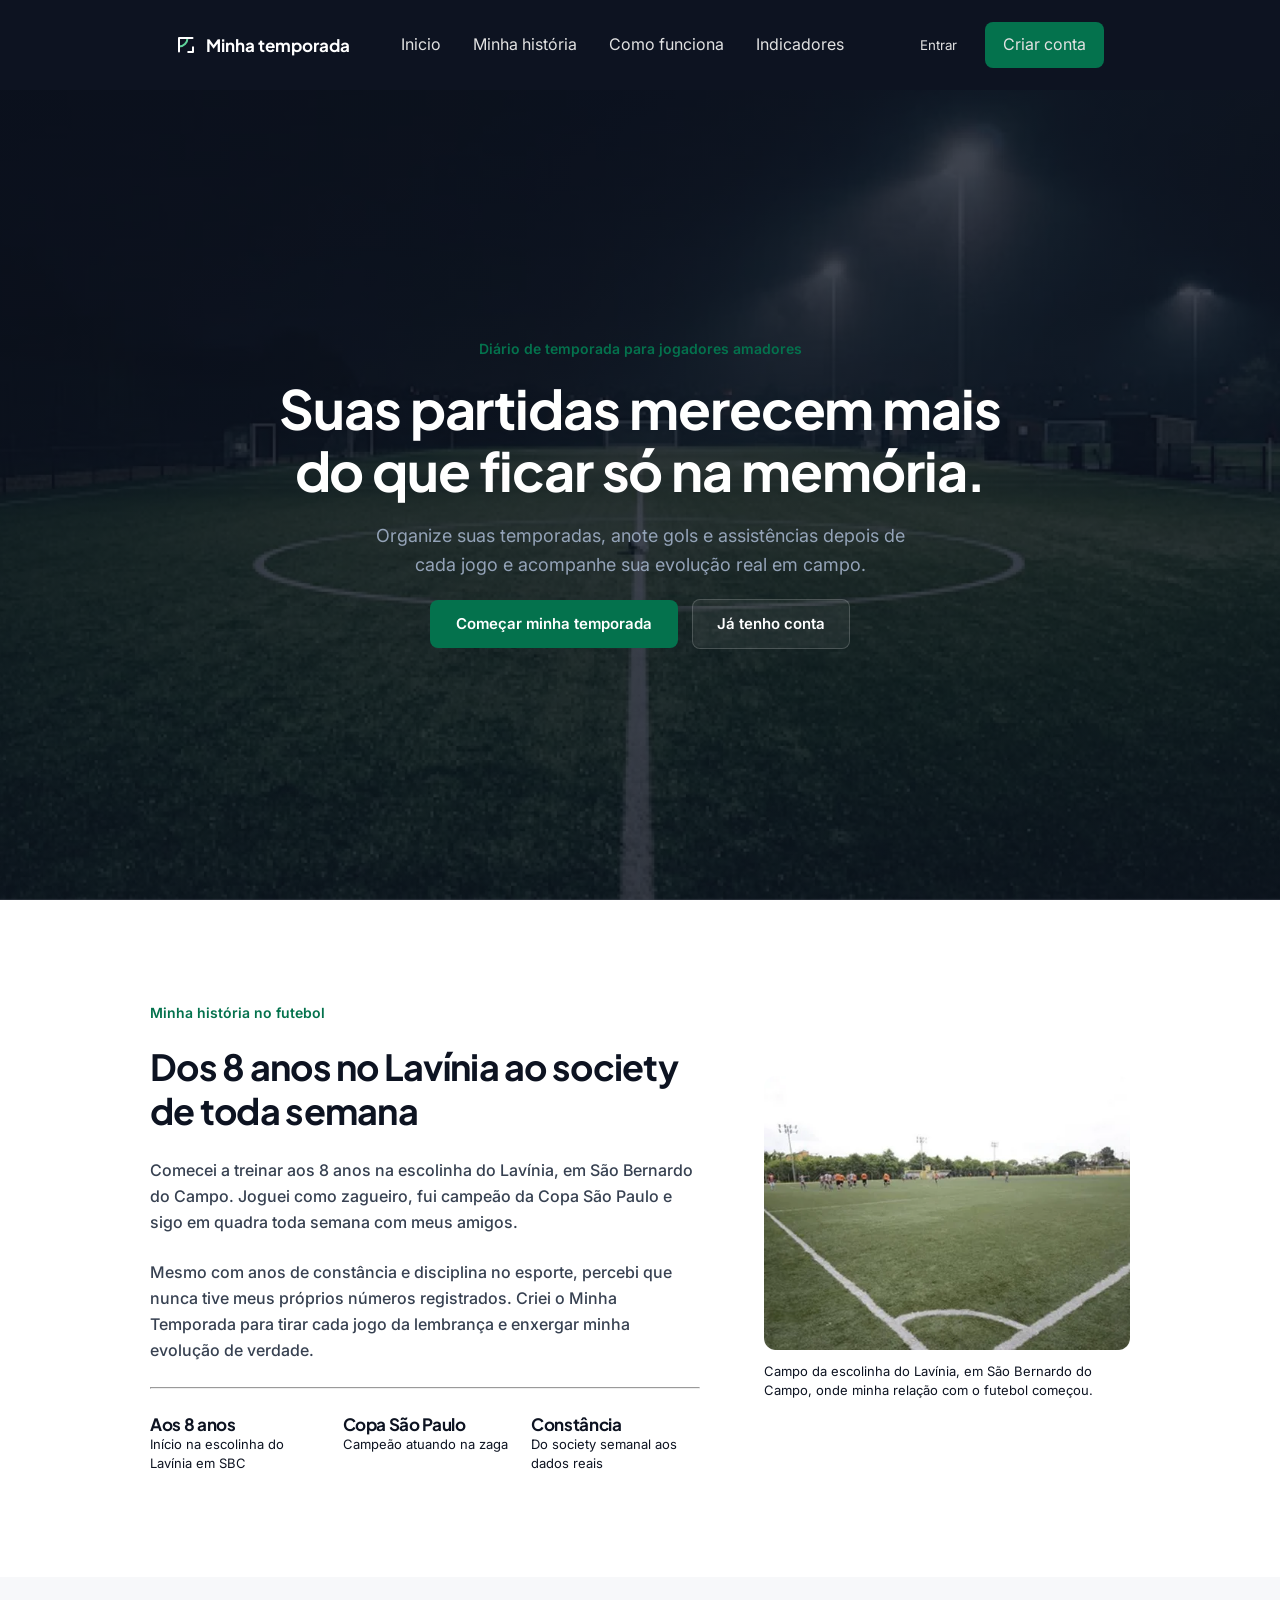
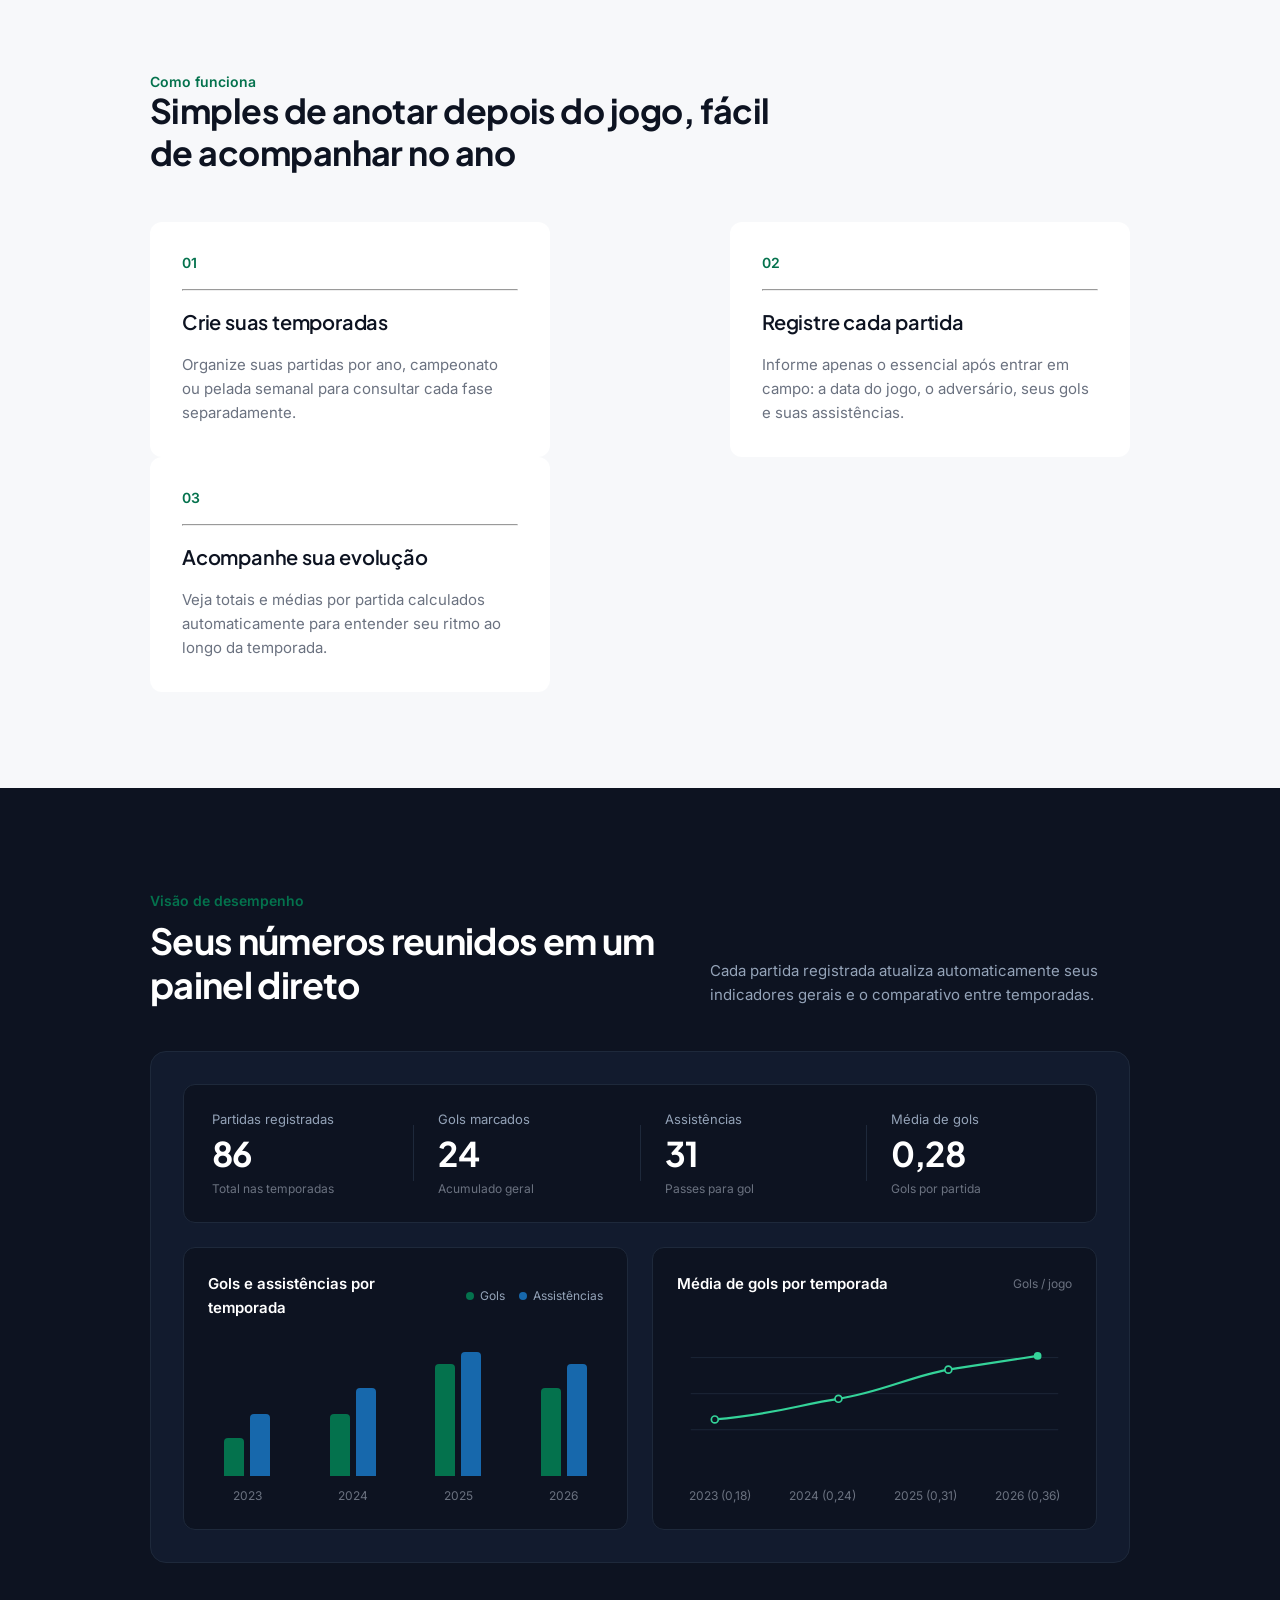
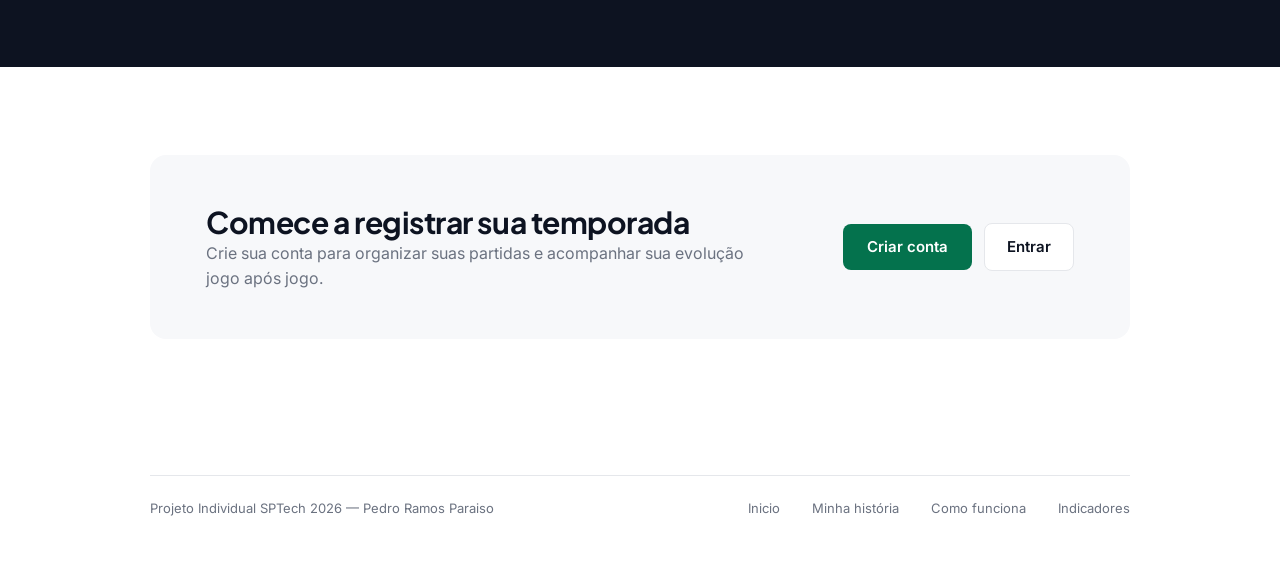
<file: public/index.html>
<!doctype html>
<html lang="pt-br">
  <head>
    <meta charset="UTF-8" />
    <meta name="viewport" content="width=device-width, initial-scale=1.0" />
    <link rel="stylesheet" href="./css/global.css" />
    <link rel="stylesheet" href="./css/components/navbar.css" />
    <link rel="stylesheet" href="./css/hero.css" />
    <link rel="stylesheet" href="./css/minha-historia.css" />
    <link rel="stylesheet" href="./css/como-funciona.css" />
    <link rel="stylesheet" href="./css/previa.css" />
    <link rel="stylesheet" href="./css/chamada-final.css" />
    <link rel="stylesheet" href="./css/footer.css" />
    <link rel="icon" type="image/svg+xml" href="./assets/favicon.svg" />
    <script src="./js/page/carrossel.js" defer></script>
    <title>Minha Temporada</title>
  </head>
  <body>
    <header class="navbar-container">
      <a href="#inicio" class="logo">
        <svg class="logo-icone" viewBox="0 0 20 20" fill="none" xmlns="http://www.w3.org/2000/svg" aria-hidden="true">
          <path d="M11.5 3A8.5 8.5 0 0 1 3 11.5" stroke="#5ED39B" stroke-width="2" stroke-linecap="round"/>
          <path d="M3 16.5V3H16.5" stroke="currentColor" stroke-width="2" stroke-linecap="round" stroke-linejoin="round"/>
          <path d="M17 12.2V17H12.2" stroke="currentColor" stroke-width="2" stroke-linecap="round" stroke-linejoin="round"/>
        </svg>
        <span>Minha temporada</span>
      </a>
      <nav class="navbar-container-link">
        <ul>
          <ol>
            <a href="#inicio"> Inicio </a>
          </ol>
          <ol>
            <a href="#historia"> Minha história </a>
          </ol>
          <ol>
            <a href="#como-funciona"> Como funciona </a>
          </ol>
          <ol>
            <a href="#previa"> Indicadores </a>
          </ol>
        </ul>
      </nav>
      <div>
        <a href="./pages/login.html">
          <button class="btn-entrar">Entrar</button>
        </a>
        <a href="./pages/cadastro.html" class="btn-criar">Criar conta</a>
      </div>
    </header>
    <main>
      <section id="inicio" class="section-hero">
        <span class="kicker">Diário de temporada para jogadores amadores</span>
        <h1 class="hero-titulo">
          Suas partidas merecem mais do que ficar só na memória.
        </h1>
        <p class="hero-subtitulo">
          Organize suas temporadas, anote gols e assistências depois de cada
          jogo e acompanhe sua evolução real em campo.
        </p>

        <div class="hero-container">
          <a href="./pages/cadastro.html" class="btn-comecar-temporada"
            >Começar minha temporada</a
          >
          <a href="./pages/login.html" class="btn-tenho-conta"
            >Já tenho conta</a
          >
        </div>
      </section>
      <section id="historia" class="section-historia">
        <article class="historia-narrativa">
          <span class="kicker">Minha história no futebol</span>
          <h2 class="narrativa-titulo">
            Dos 8 anos no Lavínia ao society de toda semana
          </h2>
          <p class="narrativa-descricao">
            Comecei a treinar aos 8 anos na escolinha do Lavínia, em São
            Bernardo do Campo. Joguei como zagueiro, fui campeão da Copa São
            Paulo e sigo em quadra toda semana com meus amigos.
          </p>
          <p class="narrativa-descricao">
            Mesmo com anos de constância e disciplina no esporte, percebi que
            nunca tive meus próprios números registrados. Criei o Minha
            Temporada para tirar cada jogo da lembrança e enxergar minha
            evolução de verdade.
          </p>

          <hr />
          <div class="container-trajetoria">
            <div class="card-trajetoria">
              <h3 class="trajetoria-titulo">Aos 8 anos</h3>
              <p class="trajetoria-descricao">
                Início na escolinha do Lavínia em SBC
              </p>
            </div>
            <div class="card-trajetoria">
              <h3 class="trajetoria-titulo">Copa São Paulo</h3>
              <p class="trajetoria-descricao">Campeão atuando na zaga</p>
            </div>
            <div class="card-trajetoria">
              <h3 class="trajetoria-titulo">Constância</h3>
              <p class="trajetoria-descricao">
                Do society semanal aos dados reais
              </p>
            </div>
          </div>
        </article>

        <article class="container-foto">
          <img class="img-carrossel" id="carrossel-img" />
          <p id="legenda" class="trajetoria-descricao legenda"></p>
        </article>
      </section>

      <section id="como-funciona" class="section-como-funciona">
        <div class="como-funciona-container-titulo">
          <span class="kicker">Como funciona</span>
          <h4 class="como-funciona-titulo">
            Simples de anotar depois do jogo, fácil de acompanhar no ano
          </h4>
        </div>

        <div class="como-funciona-container-card">
          <article class="como-funciona-card">
            <span class="kicker">01</span>
            <hr />
            <h4 class="card-titulo">Crie suas temporadas</h4>
            <p class="card-descricao">
              Organize suas partidas por ano, campeonato ou pelada semanal para
              consultar cada fase separadamente.
            </p>
          </article>

          <article class="como-funciona-card">
            <span class="kicker">02</span>
            <hr />
            <h4 class="card-titulo">Registre cada partida</h4>
            <p class="card-descricao">
              Informe apenas o essencial após entrar em campo: a data do jogo, o
              adversário, seus gols e suas assistências.
            </p>
          </article>

          <article class="como-funciona-card">
            <span class="kicker">03</span>
            <hr />
            <h4 class="card-titulo">Acompanhe sua evolução</h4>
            <p class="card-descricao">
              Veja totais e médias por partida calculados automaticamente para
              entender seu ritmo ao longo da temporada.
            </p>
          </article>
        </div>
      </section>

      <section id="previa" class="section-previa">
        <div class="previa-header">
          <div class="previa-container-titulo">
            <span class="kicker">Visão de desempenho</span>
            <h5 class="previa-titulo">
              Seus números reunidos em um painel direto
            </h5>
          </div>
          <p>
            Cada partida registrada atualiza automaticamente seus indicadores
            gerais e o comparativo entre temporadas.
          </p>
        </div>

        <div class="previa-painel">
          <div class="previa-kpis">
            <div class="kpi-item">
              <span class="kpi-rotulo">Partidas registradas</span>
              <strong class="kpi-valor">86</strong>
              <span class="kpi-apoio">Total nas temporadas</span>
            </div>

            <div class="kpi-divisor"></div>

            <div class="kpi-item">
              <span class="kpi-rotulo">Gols marcados</span>
              <strong class="kpi-valor">24</strong>
              <span class="kpi-apoio">Acumulado geral</span>
            </div>

            <div class="kpi-divisor"></div>

            <div class="kpi-item">
              <span class="kpi-rotulo">Assistências</span>
              <strong class="kpi-valor">31</strong>
              <span class="kpi-apoio">Passes para gol</span>
            </div>

            <div class="kpi-divisor"></div>

            <div class="kpi-item">
              <span class="kpi-rotulo">Média de gols</span>
              <strong class="kpi-valor">0,28</strong>
              <span class="kpi-apoio">Gols por partida</span>
            </div>
          </div>

          <div class="previa-graficos">
            <div class="grafico-card">
              <div class="grafico-topo">
                <h3 class="grafico-titulo">
                  Gols e assistências por temporada
                </h3>
                <div class="grafico-legenda">
                  <span class="legenda-item">
                    <span class="bolinha bolinha-gols"></span> Gols
                  </span>
                  <span class="legenda-item">
                    <span class="bolinha bolinha-assist"></span> Assistências
                  </span>
                </div>
              </div>

              <div class="barras-area">
                <div class="barra-grupo">
                  <div class="barra-par">
                    <div class="barra barra-gols" style="height: 38px"></div>
                    <div class="barra barra-assist" style="height: 62px"></div>
                  </div>
                  <span class="grafico-ano">2023</span>
                </div>

                <div class="barra-grupo">
                  <div class="barra-par">
                    <div class="barra barra-gols" style="height: 62px"></div>
                    <div class="barra barra-assist" style="height: 88px"></div>
                  </div>
                  <span class="grafico-ano">2024</span>
                </div>

                <div class="barra-grupo">
                  <div class="barra-par">
                    <div class="barra barra-gols" style="height: 112px"></div>
                    <div class="barra barra-assist" style="height: 124px"></div>
                  </div>
                  <span class="grafico-ano">2025</span>
                </div>

                <div class="barra-grupo">
                  <div class="barra-par">
                    <div class="barra barra-gols" style="height: 88px"></div>
                    <div class="barra barra-assist" style="height: 112px"></div>
                  </div>
                  <span class="grafico-ano">2026</span>
                </div>
              </div>
            </div>

            <div class="grafico-card">
              <div class="grafico-topo">
                <h3 class="grafico-titulo">Média de gols por temporada</h3>
                <span class="grafico-unidade">Gols / jogo</span>
              </div>

              <svg
                class="curva-media"
                viewBox="0 0 460 126"
                fill="none"
                xmlns="http://www.w3.org/2000/svg"
              >
                <line
                  x1="16"
                  y1="24"
                  x2="444"
                  y2="24"
                  stroke="#1E293B"
                  stroke-width="1"
                />
                <line
                  x1="16"
                  y1="66"
                  x2="444"
                  y2="66"
                  stroke="#1E293B"
                  stroke-width="1"
                />
                <line
                  x1="16"
                  y1="108"
                  x2="444"
                  y2="108"
                  stroke="#1E293B"
                  stroke-width="1"
                />
                <path
                  d="M44 96 C115 90, 145 78, 188 72 C235 65, 275 45, 316 38 C355 32, 395 26, 420 22"
                  stroke="#34D399"
                  stroke-width="2.5"
                  stroke-linecap="round"
                />
                <circle
                  cx="44"
                  cy="96"
                  r="4"
                  fill="#0D1321"
                  stroke="#34D399"
                  stroke-width="2"
                />
                <circle
                  cx="188"
                  cy="72"
                  r="4"
                  fill="#0D1321"
                  stroke="#34D399"
                  stroke-width="2"
                />
                <circle
                  cx="316"
                  cy="38"
                  r="4"
                  fill="#0D1321"
                  stroke="#34D399"
                  stroke-width="2"
                />
                <circle cx="420" cy="22" r="4.5" fill="#34D399" />
              </svg>

              <div class="eixo-medias">
                <span>2023 (0,18)</span>
                <span>2024 (0,24)</span>
                <span>2025 (0,31)</span>
                <span>2026 (0,36)</span>
              </div>
            </div>
          </div>
        </div>
      </section>

      <section id="chamada-final" class="section-chamada-final">
        <div class="chamada-final-card">
          <div class="container-texto">
            <h6 class="chamada-final-titulo">
              Comece a registrar sua temporada
            </h6>
            <p class="chamada-final-descricao">
              Crie sua conta para organizar suas partidas e acompanhar sua
              evolução jogo após jogo.
            </p>
          </div>

          <div class="container-btn">
            <a href="./pages/cadastro.html" class="btn-criar-chamada-final"
              >Criar conta</a
            >
            <a href="./pages/login.html" class="btn-entrar-chamada-final"
              >Entrar</a
            >
          </div>
        </div>
      </section>
    </main>
    <footer>
      <p>Projeto Individual SPTech 2026 — Pedro Ramos Paraiso</p>

      <nav class="navbar-container-link">
        <ul>
          <ol>
            <a href="#inicio"> Inicio </a>
          </ol>
          <ol>
            <a href="#historia"> Minha história </a>
          </ol>
          <ol>
            <a href="#como-funciona"> Como funciona </a>
          </ol>
          <ol>
            <a href="#previa"> Indicadores </a>
          </ol>
        </ul>
      </nav>
    </footer>
  </body>
</html>
</file>
<file: public/css/global.css>
@import url("https://fonts.googleapis.com/css2?family=Inter:wght@400;500;600;700&family=Plus+Jakarta+Sans:wght@600;700&display=swap");

:root {
  --cor-ink-black: #0d1321;
  --cor-turf-green: #04724d;
  --cor-turf-green-hover: #035c3e;
  --cor-ocean-deep: #1768ac;
  --cor-ocean-deep-hover: #12538a;
  --cor-alabaster-grey: #e2e2e2;
  --cor-taupe-grey: #7a6563;

  --cor-branco: #ffffff;
  --cor-fundo-suave: #f7f8fa;
  --cor-painel-escuro: #121b2e;
  --cor-verde-claro: #5ed39b;

  --cor-texto-escuro: #374151;
  --cor-texto-apoio: #6b7280;
  --cor-texto-claro-apoio: #94a3b8;

  --cor-borda-clara: #e5e7eb;
  --cor-borda-escura: #1e293b;

  --cor-error: #b91c1c;
  --cor-error-hover: #991b1b;
  --cor-fundo-error: #fef2f2;
  --cor-borda-error: #fecaca;
  --cor-borda-alerta: #feea86;
  --cor-texto-alerta: #deba02;

  --transicao-padrao: 0.2s ease;

  --fonte-titulos: "Plus Jakarta Sans", sans-serif;
  --fonte-texto: "Inter", sans-serif;

  --fs-h1: 54px; /* Título Hero */
  --fs-h2: 36px; /* Títulos de seção */
  --fs-kpi: 34px; /* Números de destaque da Dashboard */
  --fs-h3: 30px; /* Título da Chamada Final (CTA) */
  --fs-h4: 20px; /* Títulos dos cards (Passos 01-03) */
  --fs-lead: 18px; /* Subtítulo do Hero */
  --fs-marca: 17px; /* Logotipo e marcos da trajetória */
  --fs-corpo: 16px; /* Parágrafos principais */
  --fs-card: 15px; /* Texto de cards, gráficos e botões principais */
  --fs-nav: 14px; /* Menu de navegação e numeração */
  --fs-kicker: 13px; /* Kickers de seção, legendas e rodapé */
  --fs-grafico: 12px; /* Sublegendas de KPI e eixos */

  --raio-botao: 8px;
  --raio-notificacao: 10px;
  --raio-card: 12px;
  --raio-painel: 16px;
}

* {
  margin: 0;
  padding: 0;
  box-sizing: border-box;
}

html {
  scroll-behavior: smooth;
}

body {
  font-family: var(--fonte-texto);
  font-size: var(--fs-corpo);
  line-height: 1.6;
  color: var(--cor-ink-black);
  background-color: var(--cor-branco);
  -webkit-font-smoothing: antialiased;
}

h1,
h2,
h3,
h4,
h5,
h6 {
  font-family: var(--fonte-titulos);
  font-weight: 700;
  letter-spacing: -0.02em;
}

a {
  text-decoration: none;
  color: inherit;
  cursor: pointer;
}

ul {
  list-style: none;
}

img {
  max-width: 100%;
  display: block;
}

button {
  font-family: var(--fonte-texto);
  cursor: pointer;
  border: none;
  transition:
    background-color var(--transicao-padrao),
    color var(--transicao-padrao),
    border-color var(--transicao-padrao),
    transform 0.15s ease,
    box-shadow var(--transicao-padrao);
}

button:active {
  transform: scale(0.98);
}

button:disabled {
  opacity: 0.75;
  cursor: not-allowed;
  transform: none;
}

.logo {
  display: inline-flex;
  align-items: center;
  gap: 10px;
  color: var(--cor-branco);
  font-family: var(--fonte-titulos);
  font-size: var(--fs-marca);
  font-style: normal;
  font-weight: 700;
  line-height: normal;
}

.logo-icone {
  width: 20px;
  height: 20px;
  flex-shrink: 0;
}

.btn-verde {
  border-radius: var(--raio-botao);
  background: var(--cor-turf-green);
  color: var(--cor-branco);
}

.btn-verde:hover {
  background: var(--cor-turf-green-hover);
  transform: translateY(-1px);
  box-shadow: 0 4px 12px rgba(4, 114, 77, 0.22);
}

.btn-verde:active {
  transform: translateY(0) scale(0.98);
}

.kicker {
  color: var(--cor-turf-green);
  font-size: var(--fs-nav);
  font-style: normal;
  font-weight: 600;
  line-height: normal;
}

hr {
  color: var(--cor-borda-clara);
}

.container-input {
  display: flex;
  flex-direction: column;
  gap: 12px;
}

.container-input label {
  color: var(--cor-ink-black);
  font-size: var(--fs-nav);
  font-style: normal;
  font-weight: 500;
  line-height: normal;
}

.input {
  border-radius: var(--raio-botao);
  border: 1px solid var(--cor-borda-clara);
  padding: 13px 14px;
  color: var(--cor-painel-escuro);
  outline: none;
  transition:
    border-color var(--transicao-padrao),
    box-shadow var(--transicao-padrao),
    background-color var(--transicao-padrao);
}

.input:hover {
  border-color: var(--cor-texto-claro-apoio);
}

.input:focus {
  border-color: var(--cor-turf-green);
  box-shadow: 0 0 0 3px rgba(4, 114, 77, 0.15);
}

.input-date {
  width: 45%;
}

.msgErro {
  display: none;
  color: var(--cor-error);
  font-size: var(--fs-kicker);
  padding-top: 5px;
  line-height: 1.4;
  text-align: left;
}

.erroGeral {
  display: none;
  background-color: var(--cor-fundo-error);
  border: 1px solid var(--cor-borda-error);
  color: var(--cor-error);
  font-size: var(--fs-kicker);
  padding: 10px 14px;
  border-radius: var(--raio-botao, 8px);
  line-height: 1.4;
  text-align: left;
}

/* https://cssloaders.github.io/#circle  */

.loading {
  width: 16px;
  height: 16px;
  border: 2px solid var(--cor-branco);
  border-bottom-color: transparent;
  border-radius: 50%;
  display: inline-block;
  vertical-align: middle;
  box-sizing: border-box;
  animation: rotation 0.8s linear infinite;
}

@keyframes rotation {
  0% {
    transform: rotate(0deg);
  }
  100% {
    transform: rotate(360deg);
  }
}
</file>
<file: public/css/components/navbar.css>
.navbar-container {
  position: sticky;
  top: 0;
  display: flex;
  flex-direction: row;
  justify-content: space-around;
  align-items: center;
  background-color: var(--cor-ink-black);
  color: var(--cor-alabaster-grey);
  padding: 22px 150px;
}

.navbar-container-link ul {
  display: flex;
  flex-direction: row;
  gap: 32px;
}

.navbar-container-link ul ol {
  cursor: pointer;
}

.btn-entrar {
  background-color: transparent;
  color: var(--cor-alabaster-grey);
  border-radius: var(--raio-botao);
  padding: 0 24px;
}

.btn-entrar:hover {
  color: var(--cor-branco);
}

.btn-criar {
  background-color: var(--cor-turf-green);
  color: var(--cor-alabaster-grey);
  padding: 10px 18px;
  border-radius: var(--raio-botao);
  display: inline-block;
  transition:
    background-color var(--transicao-padrao),
    color var(--transicao-padrao),
    transform 0.15s ease,
    box-shadow var(--transicao-padrao);
}

.btn-criar:hover {
  background-color: var(--cor-turf-green-hover);
  color: var(--cor-branco);
  transform: translateY(-1px);
  box-shadow: 0 4px 12px rgba(4, 114, 77, 0.22);
}

.btn-criar:active {
  transform: translateY(0) scale(0.98);
}
</file>
<file: public/css/hero.css>
.section-hero {
  height: 90vh;
  width: 100%;
  background-image:
    linear-gradient(rgba(13, 19, 33, 0.8), rgba(13, 19, 33, 0.8)),
    url("../assets/bg-main.webp");
  background-position: center;
  background-size: cover;
  background-repeat: no-repeat;

  display: flex;
  flex-direction: column;
  justify-content: center;
  align-items: center;
  gap: 20px;
}

.hero-titulo {
  color: var(--cor-branco);
  text-align: center;
  font-size: var(--fs-h1);
  font-style: normal;
  font-weight: 700;
  line-height: 62px;
  max-width: 790px;
}

.hero-subtitulo {
  color: var(--cor-texto-claro-apoio);
  text-align: center;
  font-size: var(--fs-lead);
  font-style: normal;
  font-weight: 400;
  line-height: 29px;
  max-width: 570px;
}

.hero-container {
  display: flex;
  flex-direction: row;
  align-items: center;
  gap: 14px;
}

.btn-comecar-temporada {
  display: inline-flex;
  align-items: center;
  justify-content: center;
  border-radius: var(--raio-botao);
  padding: 15px 26px;
  background-color: var(--cor-turf-green);
  color: var(--cor-branco);
  font-style: normal;
  font-size: var(--fs-card);
  font-weight: 600;
  line-height: 1.2;
  transition:
    background-color var(--transicao-padrao),
    transform var(--transicao-padrao),
    box-shadow var(--transicao-padrao);
}

.btn-comecar-temporada:hover {
  background-color: var(--cor-turf-green-hover);
  transform: translateY(-1px);
  box-shadow: 0 4px 12px rgba(4, 114, 77, 0.25);
}

.btn-tenho-conta {
  display: inline-flex;
  align-items: center;
  justify-content: center;
  border-radius: var(--raio-botao);
  padding: 15px 24px;
  border: 1px solid rgba(255, 255, 255, 0.18);
  background: rgba(255, 255, 255, 0.06);
  color: var(--cor-branco);
  font-size: var(--fs-card);
  font-weight: 600;
  line-height: 1.2;
  transition:
    background var(--transicao-padrao),
    border-color var(--transicao-padrao),
    transform var(--transicao-padrao);
}

.btn-tenho-conta:hover {
  background: rgba(255, 255, 255, 0.14);
  border-color: rgba(255, 255, 255, 0.35);
  transform: translateY(-1px);
}
</file>
<file: public/css/minha-historia.css>
.section-historia {
  display: flex;
  flex-direction: row;
  justify-content: center;
  align-items: center;
  padding: 104px 150px;
  gap: 64px;
}

.historia-narrativa {
  display: flex;
  flex-direction: column;
  gap: 24px;
  max-width: 550px;
}

.narrativa-titulo {
  color: var(--cor-ink-black);
  font-size: var(--fs-h2);
  font-style: normal;
  font-weight: 700;
  line-height: 44px;
}

.narrativa-descricao {
  color: var(--cor-texto-escuro);
  font-size: var(--fs-corpo);
  font-style: normal;
  font-weight: 500;
  line-height: 26px;
}

.container-trajetoria {
  display: flex;
  flex-direction: row;
  justify-content: space-between;

  color: var(--cor-ink-black);
}

.trajetoria-titulo {
  font-size: var(--fs-marca);
  font-style: normal;
  font-weight: 700;
  line-height: normal;
}

.trajetoria-descricao {
  color: var(--cor-ink-black);
  font-size: var(--fs-kicker);
  font-style: normal;
  font-weight: 400;
  line-height: 19px;
  max-width: 169px;
}

.container-foto {
  display: flex;
  flex-direction: column;
  gap: 12px;
  width: 100%;
  max-width: 500px;
  overflow: hidden;
}

.legenda {
  max-width: 100%;
}

.img-carrossel {
  width: 100%;
  aspect-ratio: 4 / 3;
  object-fit: cover;
  border-radius: var(--raio-card);
  animation: img-entrar 0.6s ease-out backwards;
}

.img-carrossel.saindo {
  animation: img-sair 0.5s ease-in forwards;
}

@keyframes img-entrar {
  0% {
    opacity: 0;
    transform: translateX(50px);
  }

  100% {
    opacity: 1;
    transform: translateX(0);
  }
}

@keyframes img-sair {
  0% {
    opacity: 1;
    transform: translateX(0);
  }

  100% {
    opacity: 0;
    transform: translateX(-50px);
  }
}
</file>
<file: public/css/como-funciona.css>
.section-como-funciona {
  background-color: var(--cor-fundo-suave);
  padding: 96px 150px;
  display: flex;
  flex-direction: column;
  gap: 48px;
}

.como-funciona-container-titulo {
  display: flex;
  flex-direction: column;
}

.como-funciona-titulo {
  color: var(--cor-ink-black);
  font-size: var(--fs-kpi);
  font-style: normal;
  font-weight: 700;
  line-height: 42px;
  letter-spacing: -0.544px;
  max-width: 640px;
}

.como-funciona-container-card {
  display: flex;
  flex-wrap: wrap;
  justify-content: space-between;
  flex-direction: row;
}

.como-funciona-card {
  background-color: var(--cor-branco);
  border-radius: var(--raio-card);
  padding: 32px;
  display: flex;
  flex-direction: column;
  gap: 18px;
  max-width: 400px;
}

.card-titulo {
  color: var(--cor-ink-black);
  font-size: var(--fs-h4);
  font-style: normal;
  font-weight: 600;
  line-height: 26px;
  letter-spacing: -0.2px;
}

.card-descricao {
  color: var(--cor-texto-apoio);
  font-size: 15px;
  font-style: normal;
  font-weight: 400;
  line-height: 24px;
}
</file>
<file: public/css/previa.css>
.section-previa {
  padding: 104px 150px;
  background: var(--cor-ink-black);
}

.previa-header {
  display: flex;
  flex-direction: row;
  justify-content: space-between;
  align-items: flex-end;
}

.previa-container-titulo {
  display: flex;
  flex-direction: column;
  gap: 10px;
}

.previa-titulo {
  color: var(--cor-branco);
  font-size: var(--fs-h2);
  font-style: normal;
  font-weight: 700;
  line-height: 44px;
  letter-spacing: -0.648px;
  max-width: 580px;
}

.previa-header p {
  color: var(--cor-texto-claro-apoio);
  font-size: var(--fs-card);
  font-style: normal;
  font-weight: 400;
  line-height: 24px;
  max-width: 420px;
}

.previa-painel {
  margin-top: 44px;
  padding: 32px;
  background-color: var(--cor-painel-escuro);
  border: 1px solid var(--cor-borda-escura);
  border-radius: var(--raio-painel);
  display: flex;
  flex-direction: column;
  gap: 24px;
}

.previa-kpis {
  padding: 24px 28px;
  background-color: var(--cor-ink-black);
  border: 1px solid var(--cor-borda-escura);
  border-radius: var(--raio-card);
  display: flex;
  justify-content: space-between;
  align-items: center;
  gap: 24px;
}

.kpi-item {
  display: flex;
  flex-direction: column;
  gap: 6px;
  flex: 1;
}

.kpi-rotulo {
  font-size: var(--fs-kicker);
  color: var(--cor-texto-claro-apoio);
}

.kpi-valor {
  font-family: var(--fonte-titulos);
  font-size: var(--fs-kpi);
  font-weight: 700;
  line-height: 1.1;
  letter-spacing: -0.02em;
  color: var(--cor-branco);
}

.kpi-apoio {
  font-size: var(--fs-grafico);
  color: var(--cor-texto-apoio);
}

.kpi-divisor {
  width: 1px;
  height: 56px;
  background-color: var(--cor-borda-escura);
}

.previa-graficos {
  display: flex;
  gap: 24px;
}

.grafico-card {
  flex: 1; 
  padding: 24px;
  background-color: var(--cor-ink-black);
  border: 1px solid var(--cor-borda-escura);
  border-radius: var(--raio-card);
  display: flex;
  flex-direction: column;
  justify-content: space-between;
  gap: 20px;
}

.grafico-topo {
  display: flex;
  justify-content: space-between;
  align-items: center;
  gap: 12px;
}

.grafico-titulo {
  font-family: var(--fonte-texto);
  font-size: var(--fs-card);
  font-weight: 600;
  color: var(--cor-branco);
  letter-spacing: normal;
}

.grafico-legenda {
  display: flex;
  align-items: center;
  gap: 14px;
}

.legenda-item {
  display: flex;
  align-items: center;
  gap: 6px;
  font-size: var(--fs-grafico);
  color: var(--cor-texto-claro-apoio);
}

.bolinha {
  width: 8px;
  height: 8px;
  border-radius: 50%;
}

.bolinha-gols,
.barra-gols {
  background-color: var(--cor-turf-green);
}

.bolinha-assist,
.barra-assist {
  background-color: var(--cor-ocean-deep);
}

.barras-area {
  display: flex;
  justify-content: space-between;
  align-items: flex-end;
  padding: 12px 16px 0;
  min-height: 165px;
}

.barra-grupo {
  display: flex;
  flex-direction: column;
  align-items: center;
  gap: 10px;
}

.barra-par {
  display: flex;
  align-items: flex-end;
  gap: 6px;
}

.barra {
  width: 20px;
  border-radius: 4px 4px 0 0;
}

.grafico-ano,
.grafico-unidade,
.eixo-medias {
  font-size: var(--fs-grafico);
  color: var(--cor-texto-apoio);
}


.curva-media {
  width: 100%;
  height: auto;
}

.eixo-medias {
  display: flex;
  justify-content: space-between;
  padding: 0 12px;
}
</file>
<file: public/css/chamada-final.css>
.section-chamada-final {
  padding: 88px 150px;
}

.chamada-final-card {
  background-color: var(--cor-fundo-suave);
  border-radius: var(--raio-painel);
  padding: 48px 56px;
  display: flex;
  justify-content: space-between;
}

.chamada-final-titulo {
  color: var(--cor-ink-black);
  font-size: 30px;
  font-style: normal;
  font-weight: 700;
  line-height: 38px;
  letter-spacing: -0.45px;
}

.chamada-final-descricao {
  color: var(--cor-texto-apoio);
  font-size: var(--fs-corpo);
  font-style: normal;
  font-weight: 400;
  line-height: 25px;
  max-width: 540px;
}

.container-btn {
  display: flex;
  flex-direction: row;
  gap: 12px;
  justify-content: center;
  align-items: center;
}

.btn-criar-chamada-final {
  display: inline-flex;
  align-items: center;
  justify-content: center;
  border-radius: var(--raio-botao);
  padding: 14px 24px;
  background: var(--cor-turf-green);
  color: var(--cor-branco);
  font-size: var(--fs-card);
  font-weight: 600;
  line-height: 1.2;
  transition:
    background var(--transicao-padrao),
    transform var(--transicao-padrao),
    box-shadow var(--transicao-padrao);
}

.btn-criar-chamada-final:hover {
  background: var(--cor-turf-green-hover);
  transform: translateY(-1px);
  box-shadow: 0 4px 12px rgba(4, 114, 77, 0.22);
}

.btn-entrar-chamada-final {
  display: inline-flex;
  align-items: center;
  justify-content: center;
  border-radius: var(--raio-botao);
  padding: 14px 22px;
  border: 1px solid var(--cor-borda-clara);
  background-color: var(--cor-branco);
  color: var(--cor-ink-black);
  font-size: var(--fs-card);
  font-weight: 600;
  line-height: 1.2;
  transition:
    background-color var(--transicao-padrao),
    border-color var(--transicao-padrao),
    transform var(--transicao-padrao);
}

.btn-entrar-chamada-final:hover {
  background-color: var(--cor-fundo-suave);
  border-color: var(--cor-texto-claro-apoio);
  transform: translateY(-1px);
}
</file>
<file: public/css/footer.css>
footer {
  margin: 48px 150px;
  padding-top: 24px;
  border-top: 1px solid var(--cor-borda-clara);
  display: flex;
  flex-direction: row;
  justify-content: space-between;
  color: var(--cor-texto-apoio);
  font-size: var(--fs-kicker);
  font-style: normal;
  font-weight: 400;
  line-height: normal;
}
</file>
